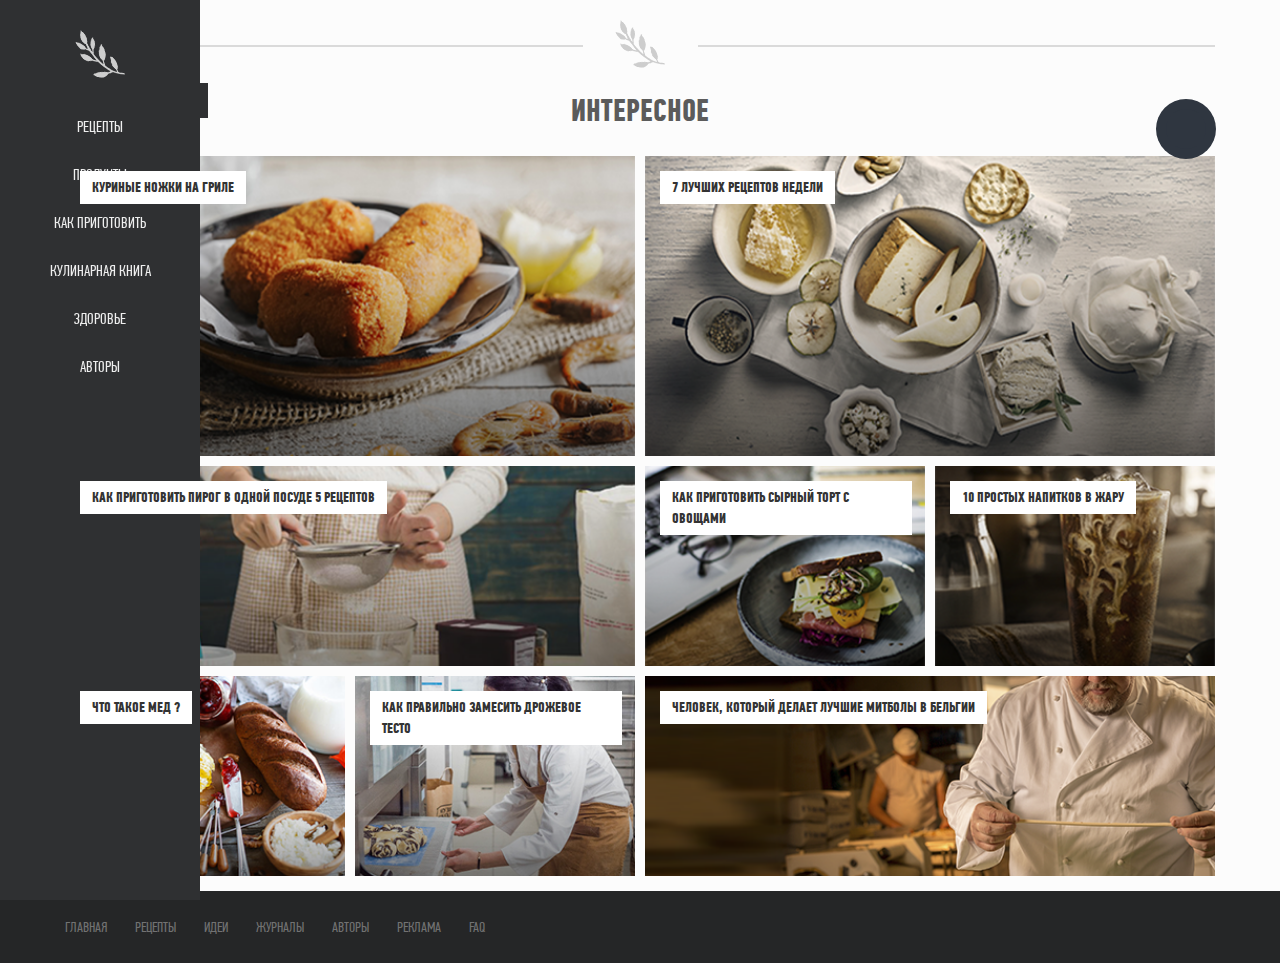
<file: code/html/index.html>
<!DOCTYPE html>
<html lang="en">
    <head>
        <title>Ты are повар</title>
        <meta charset="UTF-8">
        <meta name="viewport" content="width=device-width, initial-scale=1.0">
        <link rel="stylesheet" href = "../css/base.css">
        <link rel="stylesheet" href = "../css/style.css">
        <link rel="stylesheet" href="https://use.fontawesome.com/releases/v5.15.3/css/all.css" integrity="sha384-SZXxX4whJ79/gErwcOYf+zWLeJdY/qpuqC4cAa9rOGUstPomtqpuNWT9wdPEn2fk" crossorigin="anonymous">
        <script defer src="../js/menu.js"></script>
        <script defer src="../js/search.js"></script>
    </head>
    <body>
        <div class = "wrapper">
            <acide class = "menu">
                <div class = "menu__wrapper">
                    <button class = "menu__btn"><i class="arrow fas fa-long-arrow-alt-left"></i></button>
                    <img class = "logo" src = "../images/logo.png">
                    <nav class = "nav">
                        <ul class = "nav__list">
                            <li class = "nav__item"><a href = "#">Рецепты</a></li>
                            <li class = "nav__item"><a href = "#">Продукты</a></li>
                            <li class = "nav__item"><a href = "#">Как приготовить</a></li>
                            <li class = "nav__item"><a href = "#">Кулинарная книга</a></li>
                            <li class = "nav__item"><a href = "#">Здоровье</a></li>
                            <li class = "nav__item"><a href = "#">Авторы</a></li>
                        </ul>
                    </nav>
                    <nav class = "navigation">
                        <ul class = "networks">
                            <li class = "networks__item"><a href = "#"><i class="fab fa-vk"></i></a></li>
                            <li class = "networks__item"></i><a href = "#"><i class="fab fa-instagram"></i></a></li>
                            <li class = "networks__item"><a href = "#"><i class="fab fa-facebook-f"></i></a></li>
                            <li class = "networks__item"><a href = "#"><i class="fab fa-google-plus-g"></i></a></li>
                        </ul>
                    </nav>
                </div>
            </acide>
            <header class = "header">
                <div class = "container">
                    <div class = "header__wrapper">
                        <div class = "logo">
                            <img class = "logo__img" src = "../images/logo.png">
                        </div>
                    </div>
                </div>
            </header>
            <main class = "articles">
                <div class = "container">
                    <h1 class = "page">Интересное</h1>
                    <div class = "articles__wrapper">
                        <article class = "article">
                            <a href = "article__link">
                                <h3 class = "article__titleBg">КУРИНЫЕ НОЖКИ НА ГРИЛЕ</h3>
                                <img class = "article__img" src = "../images/article_1.png">
                            </a>
                        </article>
                        <article class = "article">
                            <a href = "article__link">
                                <h3 class = "article__titleBg">7 ЛУЧШИХ РЕЦЕПТОВ
                                    НЕДЕЛИ</h3>
                                <img class = "article__img" src = "../images/article_2.png">
                            </a>
                        </article>
                        <article class = "article">
                            <a href = "article__link">
                                <h3 class = "article__titleBg">КАК ПРИГОТОВИТЬ ПИРОГ В ОДНОЙ ПОСУДЕ 5 РЕЦЕПТОВ</h3>
                                <img class = "article__img" src = "../images/article_3.png">
                            </a>
                        </article>
                        <article class = "article">
                            <a href = "article__link">
                                <h3 class = "article__titleBg">КАК ПРИГОТОВИТЬ СЫРНЫЙ ТОРТ 
                                    С ОВОЩАМИ </h3>
                                <img class = "article__img" src = "../images/article_4.png">
                            </a>
                        </article>
                        <article class = "article">
                            <a href = "article__link">
                                <h3 class = "article__titleBg">10 ПРОСТЫХ НАПИТКОВ В ЖАРУ</h3>
                                <img class = "article__img" src = "../images/article_5.png">
                            </a>
                        </article>
                        <article class = "article">
                            <a href = "article__link">
                                <h3 class = "article__titleBg">ЧТО ТАКОЕ МЕД ?</h3>
                                <img class = "article__img" src = "../images/article_6.png">
                            </a>
                        </article>
                        <article class = "article">
                            <a href = "article__link">
                                <h3 class = "article__titleBg">КАК ПРАВИЛЬНО ЗАМЕСИТЬ ДРОЖЕВОЕ 
                                    ТЕСТО</h3>
                                <img class = "article__img" src = "../images/article_7.png">
                            </a>
                        </article>
                        <article class = "article">
                            <a href = "article__link">
                                <h3 class = "article__titleBg">ЧЕЛОВЕК, КОТОРЫЙ ДЕЛАЕТ ЛУЧШИЕ МИТБОЛЫ В БЕЛЬГИИ</h3>
                                <img class = "article__img" src = "../images/article_8.png">
                            </a>
                        </article>
                    </div>
                </div>
            </main>
            <footer class = "footer">
                <div class = "container">
                    <div class = "footer__wrapper">
                        <nav class = "navigation">
                            <ul class = "links">
                                <li class = "links__item"><a href = "#">ГЛАВНАЯ</a></li>
                                <li class = "links__item"><a href = "#">Рецепты</a></li>
                                <li class = "links__item"><a href = "#">Идеи</a></li>
                                <li class = "links__item"><a href = "#">Журналы</a></li>
                                <li class = "links__item"><a href = "#">Авторы</a></li>
                                <li class = "links__item"><a href = "#">Реклама</a></li>
                                <li class = "links__item"><a href = "#">FAQ</a></li>
                            </ul>
                        </nav>
                        <nav class = "navigation">
                            <ul class = "networks">
                                <li class = "networks__item"><a href = "#"><i class="fab fa-vk"></i></a></li>
                                <li class = "networks__item"></i><a href = "#"><i class="fab fa-instagram"></i></a></li>
                                <li class = "networks__item"><a href = "#"><i class="fab fa-facebook-f"></i></a></li>
                                <li class = "networks__item"><a href = "#"><i class="fab fa-google-plus-g"></i></a></li>
                            </ul>
                        </nav>
                    </div>
                </div>
            </footer>
            <div class = "search-box">
                <input type = "text" class = "search-txt" placeholder="Поиск">
                <a href = "#" class = "search-btn"><i class="fas fa-search"></i></a>
            </div>
        </div>   
    </body>
</html>
</file>
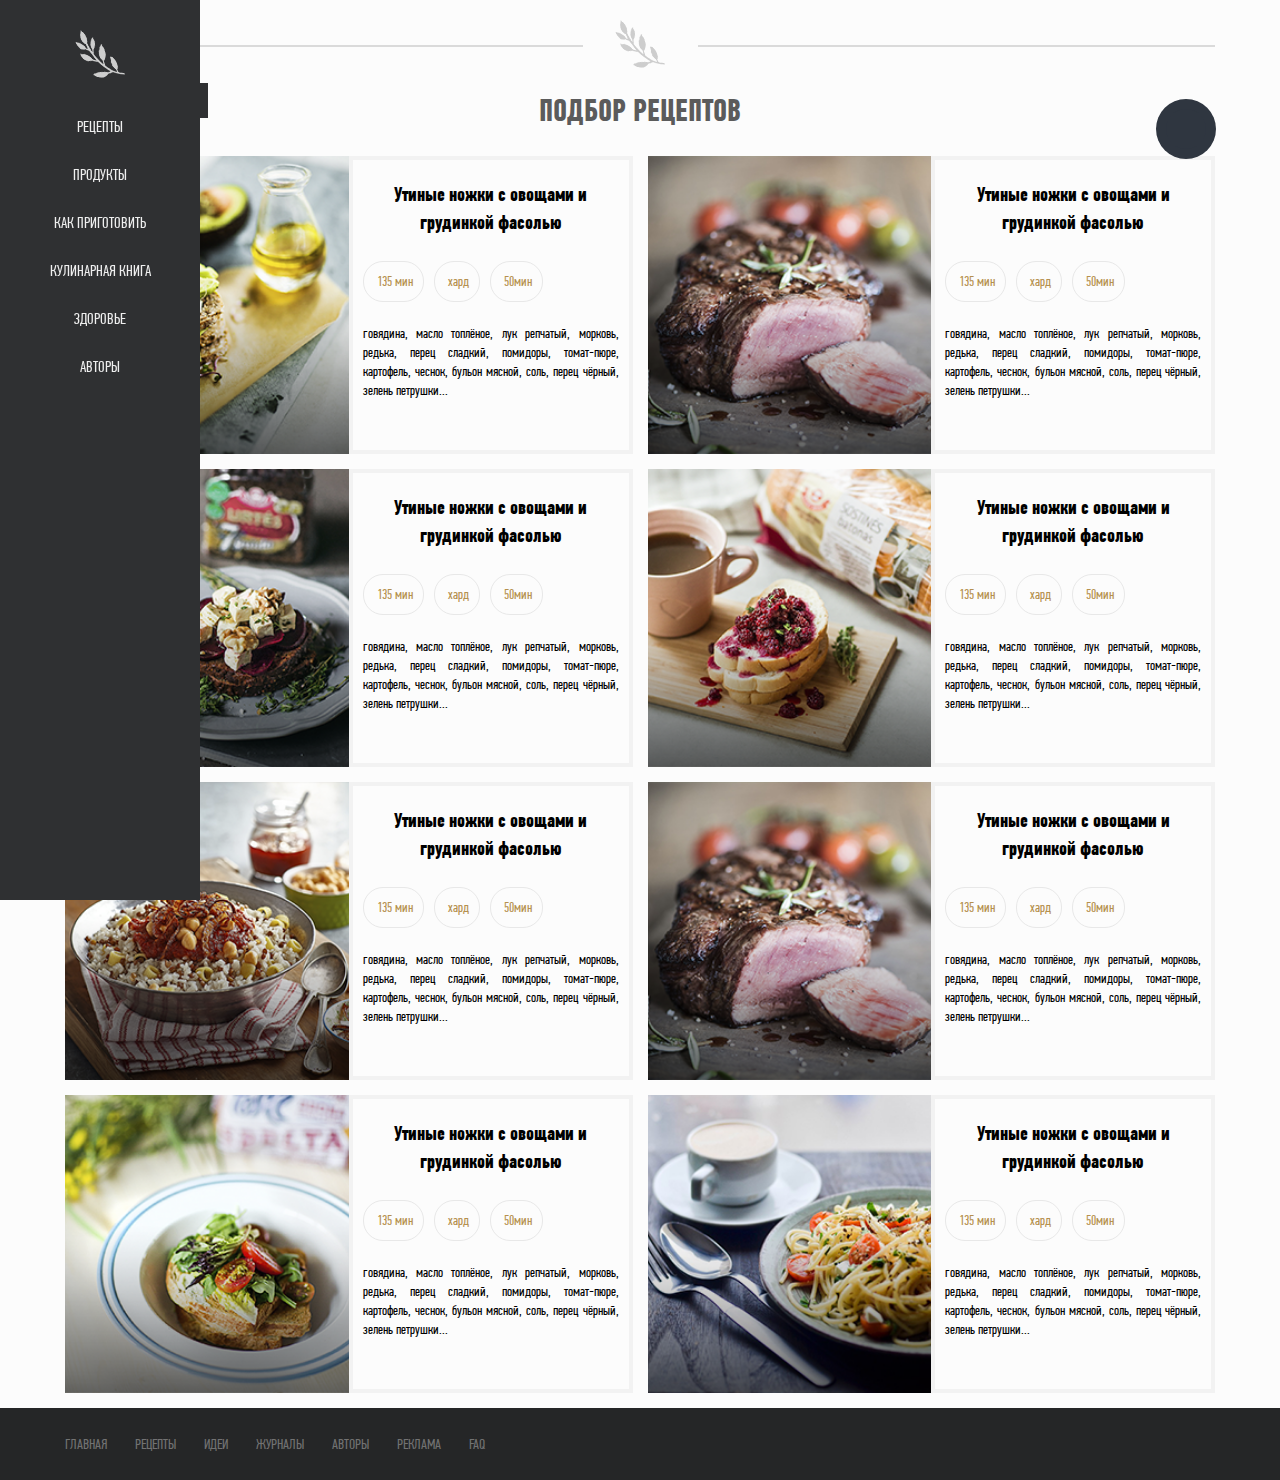
<file: code/html/catalog.html>
<!DOCTYPE html>
<html lang="en">
    <head>
        <title>Ты are повар</title>
        <meta charset="UTF-8">
        <meta name="viewport" content="width=device-width, initial-scale=1.0">
        <link rel="stylesheet" href = "../css/base.css">
        <link rel="stylesheet" href = "../css/catalog.css">
        <link rel="stylesheet" href="https://use.fontawesome.com/releases/v5.15.3/css/all.css" integrity="sha384-SZXxX4whJ79/gErwcOYf+zWLeJdY/qpuqC4cAa9rOGUstPomtqpuNWT9wdPEn2fk" crossorigin="anonymous">
        <script defer src="../js/menu.js"></script>
    </head>
    <body>
        <div class = "wrapper">
            <acide class = "menu">
                <div class = "menu__wrapper">
                    <button class = "menu__btn"><i class="arrow fas fa-long-arrow-alt-left"></i></button>
                    <img class = "logo" src = "../images/logo.png">
                    <nav class = "nav">
                        <ul class = "nav__list">
                            <li class = "nav__item"><a href = "#">Рецепты</a></li>
                            <li class = "nav__item"><a href = "#">Продукты</a></li>
                            <li class = "nav__item"><a href = "#">Как приготовить</a></li>
                            <li class = "nav__item"><a href = "#">Кулинарная книга</a></li>
                            <li class = "nav__item"><a href = "#">Здоровье</a></li>
                            <li class = "nav__item"><a href = "#">Авторы</a></li>
                        </ul>
                    </nav>
                    <nav class = "navigation">
                        <ul class = "networks">
                            <li class = "networks__item"><a href = "#"><i class="fab fa-vk"></i></a></li>
                            <li class = "networks__item"></i><a href = "#"><i class="fab fa-instagram"></i></a></li>
                            <li class = "networks__item"><a href = "#"><i class="fab fa-facebook-f"></i></a></li>
                            <li class = "networks__item"><a href = "#"><i class="fab fa-google-plus-g"></i></a></li>
                        </ul>
                    </nav>
                </div>
            </acide>
            <header class = "header">
                <div class = "container">
                    <div class = "header__wrapper">
                        <div class = "logo">
                            <img class = "logo__img" src = "../images/logo.png">
                        </div>
                    </div>
                </div>
            </header>
            <main class = "recepts">
                <div class = "container">
                    <h1 class = "page">ПОДБОР РЕЦЕПТОВ</h1>
                    <div class = "recepts__wrapper">
                        <article class = "recept">
                            <div class = "recept__wrapper">
                                <div class = "recept__img">
                                    <a href = "#">
                                        <img alt = "" src = "../images/recept_1.png">
                                    </a>
                                </div>
                                <div class = "recept__info">
                                    <h2 class = "recept__name"><a href = "#">Утиные ножки с овощами и грудинкой фасолью</a></h2>
                                    <div class = "recept__options">
                                        <span class = "recept__time"><i class="far fa-clock"></i>135 мин</span>
                                        <span class = "recept__complexity"><i class="fas fa-pizza-slice"></i>хард</span>
                                        <span class = "recept__time"><i class="fas fa-running"></i>50мин</span>
                                    </div>
                                    <p class = "recept__description">говядина, масло топлёное, лук репчатый, 
                                        морковь, редька, перец сладкий, помидоры, 
                                        томат-пюре, картофель, чеснок, бульон мясной,
                                        соль, перец чёрный, зелень петрушки...
                                    </p>
                                    <nav class = "navigation">
                                        <ul class = "networks">
                                            <li class = "networks__item"><a href = "#"><i class="fab fa-vk"></i></a></li>
                                            <li class = "networks__item"></i><a href = "#"><i class="fab fa-instagram"></i></a></li>
                                            <li class = "networks__item"><a href = "#"><i class="fab fa-facebook-f"></i></a></li>
                                            <li class = "networks__item"><a href = "#"><i class="fab fa-google-plus-g"></i></a></li>
                                        </ul>
                                    </nav>
                                </div>
                            </div>
                        </article>
                        <article class = "recept">
                            <div class = "recept__wrapper">
                                <div class = "recept__img">
                                    <a href = "#">
                                        <img alt = "" src = "../images/recept_2.png">
                                    </a>
                                </div>
                                <div class = "recept__info">
                                    <h2 class = "recept__name"><a href = "#">Утиные ножки с овощами и грудинкой фасолью</a></h2>
                                    <div class = "recept__options">
                                        <span class = "recept__time"><i class="far fa-clock"></i>135 мин</span>
                                        <span class = "recept__complexity"><i class="fas fa-pizza-slice"></i>хард</span>
                                        <span class = "recept__time"><i class="fas fa-running"></i>50мин</span>
                                    </div>
                                    <p class = "recept__description">говядина, масло топлёное, лук репчатый, 
                                        морковь, редька, перец сладкий, помидоры, 
                                        томат-пюре, картофель, чеснок, бульон мясной,
                                        соль, перец чёрный, зелень петрушки...
                                    </p>
                                    <nav class = "navigation">
                                        <ul class = "networks">
                                            <li class = "networks__item"><a href = "#"><i class="fab fa-vk"></i></a></li>
                                            <li class = "networks__item"></i><a href = "#"><i class="fab fa-instagram"></i></a></li>
                                            <li class = "networks__item"><a href = "#"><i class="fab fa-facebook-f"></i></a></li>
                                            <li class = "networks__item"><a href = "#"><i class="fab fa-google-plus-g"></i></a></li>
                                        </ul>
                                    </nav>
                                </div>
                            </div>
                        </article>
                        <article class = "recept">
                            <div class = "recept__wrapper">
                                <div class = "recept__img">
                                    <a href = "#">
                                        <img alt = "" src = "../images/recept_3.png">
                                    </a>
                                </div>
                                <div class = "recept__info">
                                    <h2 class = "recept__name"><a href = "#">Утиные ножки с овощами и грудинкой фасолью</a></h2>
                                    <div class = "recept__options">
                                        <span class = "recept__time"><i class="far fa-clock"></i>135 мин</span>
                                        <span class = "recept__complexity"><i class="fas fa-pizza-slice"></i>хард</span>
                                        <span class = "recept__time"><i class="fas fa-running"></i>50мин</span>
                                    </div>
                                    <p class = "recept__description">говядина, масло топлёное, лук репчатый, 
                                        морковь, редька, перец сладкий, помидоры, 
                                        томат-пюре, картофель, чеснок, бульон мясной,
                                        соль, перец чёрный, зелень петрушки...
                                    </p>
                                    <nav class = "navigation">
                                        <ul class = "networks">
                                            <li class = "networks__item"><a href = "#"><i class="fab fa-vk"></i></a></li>
                                            <li class = "networks__item"></i><a href = "#"><i class="fab fa-instagram"></i></a></li>
                                            <li class = "networks__item"><a href = "#"><i class="fab fa-facebook-f"></i></a></li>
                                            <li class = "networks__item"><a href = "#"><i class="fab fa-google-plus-g"></i></a></li>
                                        </ul>
                                    </nav>
                                </div>
                            </div>
                        </article>
                        <article class = "recept">
                            <div class = "recept__wrapper">
                                <div class = "recept__img">
                                    <a href = "#">
                                        <img alt = "" src = "../images/recept_4.png">
                                    </a>
                                </div>
                                <div class = "recept__info">
                                    <h2 class = "recept__name"><a href = "#">Утиные ножки с овощами и грудинкой фасолью</a></h2>
                                    <div class = "recept__options">
                                        <span class = "recept__time"><i class="far fa-clock"></i>135 мин</span>
                                        <span class = "recept__complexity"><i class="fas fa-pizza-slice"></i>хард</span>
                                        <span class = "recept__time"><i class="fas fa-running"></i>50мин</span>
                                    </div>
                                    <p class = "recept__description">говядина, масло топлёное, лук репчатый, 
                                        морковь, редька, перец сладкий, помидоры, 
                                        томат-пюре, картофель, чеснок, бульон мясной,
                                        соль, перец чёрный, зелень петрушки...
                                    </p>
                                    <nav class = "navigation">
                                        <ul class = "networks">
                                            <li class = "networks__item"><a href = "#"><i class="fab fa-vk"></i></a></li>
                                            <li class = "networks__item"></i><a href = "#"><i class="fab fa-instagram"></i></a></li>
                                            <li class = "networks__item"><a href = "#"><i class="fab fa-facebook-f"></i></a></li>
                                            <li class = "networks__item"><a href = "#"><i class="fab fa-google-plus-g"></i></a></li>
                                        </ul>
                                    </nav>
                                </div>
                            </div>
                        </article>
                        <article class = "recept">
                            <div class = "recept__wrapper">
                                <div class = "recept__img">
                                    <a href = "#">
                                        <img alt = "" src = "../images/recept_5.png">
                                    </a>
                                </div>
                                <div class = "recept__info">
                                    <h2 class = "recept__name"><a href = "#">Утиные ножки с овощами и грудинкой фасолью</a></h2>
                                    <div class = "recept__options">
                                        <span class = "recept__time"><i class="far fa-clock"></i>135 мин</span>
                                        <span class = "recept__complexity"><i class="fas fa-pizza-slice"></i>хард</span>
                                        <span class = "recept__time"><i class="fas fa-running"></i>50мин</span>
                                    </div>
                                    <p class = "recept__description">говядина, масло топлёное, лук репчатый, 
                                        морковь, редька, перец сладкий, помидоры, 
                                        томат-пюре, картофель, чеснок, бульон мясной,
                                        соль, перец чёрный, зелень петрушки...
                                    </p>
                                    <nav class = "navigation">
                                        <ul class = "networks">
                                            <li class = "networks__item"><a href = "#"><i class="fab fa-vk"></i></a></li>
                                            <li class = "networks__item"></i><a href = "#"><i class="fab fa-instagram"></i></a></li>
                                            <li class = "networks__item"><a href = "#"><i class="fab fa-facebook-f"></i></a></li>
                                            <li class = "networks__item"><a href = "#"><i class="fab fa-google-plus-g"></i></a></li>
                                        </ul>
                                    </nav>
                                </div>
                            </div>
                        </article>
                        <article class = "recept">
                            <div class = "recept__wrapper">
                                <div class = "recept__img">
                                    <a href = "#">
                                        <img alt = "" src = "../images/recept_2.png">
                                    </a>
                                </div>
                                <div class = "recept__info">
                                    <h2 class = "recept__name"><a href = "#">Утиные ножки с овощами и грудинкой фасолью</a></h2>
                                    <div class = "recept__options">
                                        <span class = "recept__time"><i class="far fa-clock"></i>135 мин</span>
                                        <span class = "recept__complexity"><i class="fas fa-pizza-slice"></i>хард</span>
                                        <span class = "recept__time"><i class="fas fa-running"></i>50мин</span>
                                    </div>
                                    <p class = "recept__description">говядина, масло топлёное, лук репчатый, 
                                        морковь, редька, перец сладкий, помидоры, 
                                        томат-пюре, картофель, чеснок, бульон мясной,
                                        соль, перец чёрный, зелень петрушки...
                                    </p>
                                    <nav class = "navigation">
                                        <ul class = "networks">
                                            <li class = "networks__item"><a href = "#"><i class="fab fa-vk"></i></a></li>
                                            <li class = "networks__item"></i><a href = "#"><i class="fab fa-instagram"></i></a></li>
                                            <li class = "networks__item"><a href = "#"><i class="fab fa-facebook-f"></i></a></li>
                                            <li class = "networks__item"><a href = "#"><i class="fab fa-google-plus-g"></i></a></li>
                                        </ul>
                                    </nav>
                                </div>
                            </div>
                        </article>
                        <article class = "recept">
                            <div class = "recept__wrapper">
                                <div class = "recept__img">
                                    <a href = "#">
                                        <img alt = "" src = "../images/recept_6.png">
                                    </a>
                                </div>
                                <div class = "recept__info">
                                    <h2 class = "recept__name"><a href = "#">Утиные ножки с овощами и грудинкой фасолью</a></h2>
                                    <div class = "recept__options">
                                        <span class = "recept__time"><i class="far fa-clock"></i>135 мин</span>
                                        <span class = "recept__complexity"><i class="fas fa-pizza-slice"></i>хард</span>
                                        <span class = "recept__time"><i class="fas fa-running"></i>50мин</span>
                                    </div>
                                    <p class = "recept__description">говядина, масло топлёное, лук репчатый, 
                                        морковь, редька, перец сладкий, помидоры, 
                                        томат-пюре, картофель, чеснок, бульон мясной,
                                        соль, перец чёрный, зелень петрушки...
                                    </p>
                                    <nav class = "navigation">
                                        <ul class = "networks">
                                            <li class = "networks__item"><a href = "#"><i class="fab fa-vk"></i></a></li>
                                            <li class = "networks__item"></i><a href = "#"><i class="fab fa-instagram"></i></a></li>
                                            <li class = "networks__item"><a href = "#"><i class="fab fa-facebook-f"></i></a></li>
                                            <li class = "networks__item"><a href = "#"><i class="fab fa-google-plus-g"></i></a></li>
                                        </ul>
                                    </nav>
                                </div>
                            </div>
                        </article>
                        <article class = "recept">
                            <div class = "recept__wrapper">
                                <div class = "recept__img">
                                    <a href = "#">
                                        <img alt = "" src = "../images/recept_7.png">
                                    </a>
                                </div>
                                <div class = "recept__info">
                                    <h2 class = "recept__name"><a href = "#">Утиные ножки с овощами и грудинкой фасолью</a></h2>
                                    <div class = "recept__options">
                                        <span class = "recept__time"><i class="far fa-clock"></i>135 мин</span>
                                        <span class = "recept__complexity"><i class="fas fa-pizza-slice"></i>хард</span>
                                        <span class = "recept__time"><i class="fas fa-running"></i>50мин</span>
                                    </div>
                                    <p class = "recept__description">говядина, масло топлёное, лук репчатый, 
                                        морковь, редька, перец сладкий, помидоры, 
                                        томат-пюре, картофель, чеснок, бульон мясной,
                                        соль, перец чёрный, зелень петрушки...
                                    </p>
                                    <nav class = "navigation">
                                        <ul class = "networks">
                                            <li class = "networks__item"><a href = "#"><i class="fab fa-vk"></i></a></li>
                                            <li class = "networks__item"></i><a href = "#"><i class="fab fa-instagram"></i></a></li>
                                            <li class = "networks__item"><a href = "#"><i class="fab fa-facebook-f"></i></a></li>
                                            <li class = "networks__item"><a href = "#"><i class="fab fa-google-plus-g"></i></a></li>
                                        </ul>
                                    </nav>
                                </div>
                            </div>
                        </article>
                    </div>
                </div>
            </main>
            <footer class = "footer">
                <div class = "container">
                    <div class = "footer__wrapper">
                        <nav class = "navigation">
                            <ul class = "links">
                                <li class = "links__item"><a href = "#">ГЛАВНАЯ</a></li>
                                <li class = "links__item"><a href = "#">Рецепты</a></li>
                                <li class = "links__item"><a href = "#">Идеи</a></li>
                                <li class = "links__item"><a href = "#">Журналы</a></li>
                                <li class = "links__item"><a href = "#">Авторы</a></li>
                                <li class = "links__item"><a href = "#">Реклама</a></li>
                                <li class = "links__item"><a href = "#">FAQ</a></li>
                            </ul>
                        </nav>
                        <nav class = "navigation">
                            <ul class = "networks">
                                <li class = "networks__item"><a href = "#"><i class="fab fa-vk"></i></a></li>
                                <li class = "networks__item"></i><a href = "#"><i class="fab fa-instagram"></i></a></li>
                                <li class = "networks__item"><a href = "#"><i class="fab fa-facebook-f"></i></a></li>
                                <li class = "networks__item"><a href = "#"><i class="fab fa-google-plus-g"></i></a></li>
                            </ul>
                        </nav>
                    </div>
                </div>
            </footer>
            <div class = "search-box">
                <input type = "text" class = "search-txt" placeholder="Поиск">
                <a href = "#" class = "search-btn"><i class="fas fa-search"></i></a>
            </div>
        </div>
    </body>
</html>
</file>
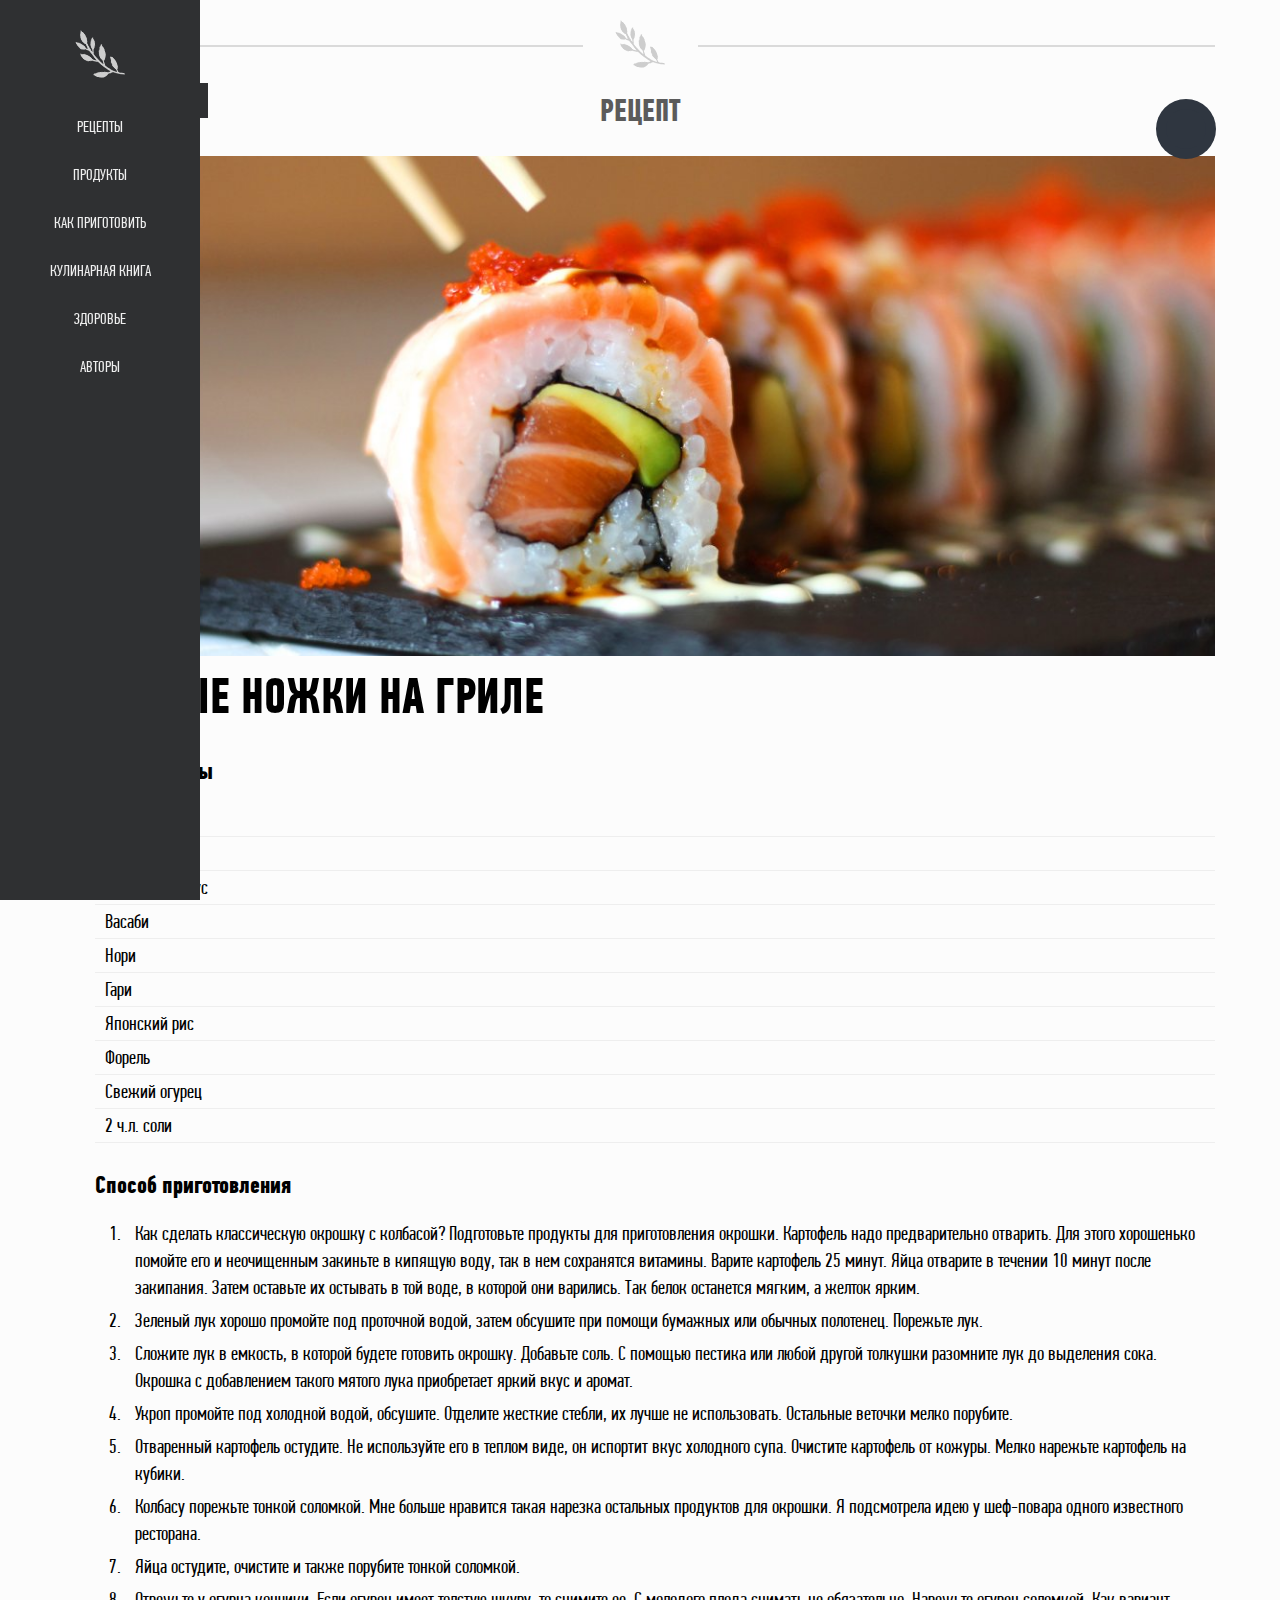
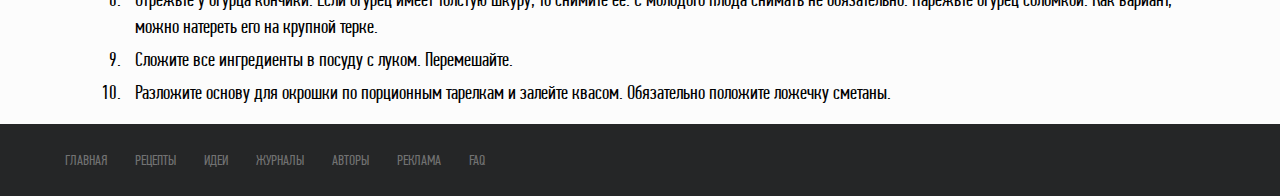
<file: code/html/recept.html>
<!DOCTYPE html>
<html lang="en">
    <head>
        <title>Ты are повар</title>
        <meta charset="UTF-8">
        <meta name="viewport" content="width=device-width, initial-scale=1.0">
        <link rel="stylesheet" href = "../css/base.css">
        <link rel="stylesheet" href="https://use.fontawesome.com/releases/v5.15.3/css/all.css" integrity="sha384-SZXxX4whJ79/gErwcOYf+zWLeJdY/qpuqC4cAa9rOGUstPomtqpuNWT9wdPEn2fk" crossorigin="anonymous">
        <link rel="stylesheet" href="../css/recept.css">
        <script defer src="../js/menu.js"></script>
    </head>
    <body>
        <div class = "wrapper">
            <acide class = "menu">
                <div class = "menu__wrapper">
                    <button class = "menu__btn"><i class="arrow fas fa-long-arrow-alt-left"></i></button>
                    <img class = "logo" src = "../images/logo.png">
                    <nav class = "nav">
                        <ul class = "nav__list">
                            <li class = "nav__item"><a href = "#">Рецепты</a></li>
                            <li class = "nav__item"><a href = "#">Продукты</a></li>
                            <li class = "nav__item"><a href = "#">Как приготовить</a></li>
                            <li class = "nav__item"><a href = "#">Кулинарная книга</a></li>
                            <li class = "nav__item"><a href = "#">Здоровье</a></li>
                            <li class = "nav__item"><a href = "#">Авторы</a></li>
                        </ul>
                    </nav>
                    <nav class = "navigation">
                        <ul class = "networks">
                            <li class = "networks__item"><a href = "#"><i class="fab fa-vk"></i></a></li>
                            <li class = "networks__item"></i><a href = "#"><i class="fab fa-instagram"></i></a></li>
                            <li class = "networks__item"><a href = "#"><i class="fab fa-facebook-f"></i></a></li>
                            <li class = "networks__item"><a href = "#"><i class="fab fa-google-plus-g"></i></a></li>
                        </ul>
                    </nav>
                </div>
            </acide>
            <header class = "header">
                <div class = "container">
                    <div class = "header__wrapper">
                        <div class = "logo">
                            <img class = "logo__img" src = "../images/logo.png">
                        </div>
                    </div>
                </div>
            </header>
            <main class = "recept">
                <div class = "container">
                    <h1 class = "page">Рецепт</h1>
                    <div class = "recept__wrapper">
                        <div class = "recept__img">
                            <img src = "../images/pizza.jpg">
                        </div>
                        <div class = "recept__info">
                            <h2 class = "recept__name">КУРИНЫЕ НОЖКИ НА ГРИЛЕ</h2>
                            <p class = "recept__title-list">Ингридиенты</p>
                            <ul class = "recept__ingridients">
                                <li class = "recept__ingridients-item">600г курицы</li>
                                <li class = "recept__ingridients-item">500г картошки</li>
                                <li class = "recept__ingridients-item">Японский уксус</li>
                                <li class = "recept__ingridients-item">Васаби</li>
                                <li class = "recept__ingridients-item">Нори</li>
                                <li class = "recept__ingridients-item">Гари</li>
                                <li class = "recept__ingridients-item">Японский рис</li>
                                <li class = "recept__ingridients-item">Форель</li>
                                <li class = "recept__ingridients-item">Свежий огурец</li>
                                <li class = "recept__ingridients-item">2 ч.л. соли</li>
                            </ul>
                            <p class = "recept__title-list">Способ приготовления</p>
                            <ol class = "recept__steps">
                                <li class = "recept__steps-item">Как сделать классическую окрошку с колбасой? Подготовьте продукты для приготовления окрошки. Картофель надо предварительно отварить. Для этого хорошенько помойте его и неочищенным закиньте в кипящую воду, так в нем сохранятся витамины. Варите картофель 25 минут. Яйца отварите в течении 10 минут после закипания. Затем оставьте их остывать в той воде, в которой они варились. Так белок останется мягким, а желток ярким.</li>
                                <li class = "recept__steps-item">Зеленый лук хорошо промойте под проточной водой, затем обсушите при помощи бумажных или обычных полотенец. Порежьте лук.</li>
                                <li class = "recept__steps-item">Сложите лук в емкость, в которой будете готовить окрошку. Добавьте соль. С помощью пестика или любой другой толкушки разомните лук до выделения сока. Окрошка с добавлением такого мятого лука приобретает яркий вкус и аромат.</li>
                                <li class = "recept__steps-item">Укроп промойте под холодной водой, обсушите. Отделите жесткие стебли, их лучше не использовать. Остальные веточки мелко порубите.</li>
                                <li class = "recept__steps-item">Отваренный картофель остудите. Не используйте его в теплом виде, он испортит вкус холодного супа. Очистите картофель от кожуры. Мелко нарежьте картофель на кубики.</li>
                                <li class = "recept__steps-item">Колбасу порежьте тонкой соломкой. Мне больше нравится такая нарезка остальных продуктов для окрошки. Я подсмотрела идею у шеф-повара одного известного ресторана.</li>
                                <li class = "recept__steps-item">Яйца остудите, очистите и также порубите тонкой соломкой.</li>
                                <li class = "recept__steps-item">Отрежьте у огурца кончики. Если огурец имеет толстую шкуру, то снимите ее. С молодого плода снимать не обязательно. Нарежьте огурец соломкой. Как вариант, можно натереть его на крупной терке.</li>
                                <li class = "recept__steps-item">Сложите все ингредиенты в посуду с луком. Перемешайте.</li>
                                <li class = "recept__steps-item">Разложите основу для окрошки по порционным тарелкам и залейте квасом. Обязательно положите ложечку сметаны.</li>
                            </ol>
                        </div>
                    </div>
                </div>
            </main>
            <footer class = "footer">
                <div class = "container">
                    <div class = "footer__wrapper">
                        <nav class = "navigation">
                            <ul class = "links">
                                <li class = "links__item"><a href = "#">ГЛАВНАЯ</a></li>
                                <li class = "links__item"><a href = "#">Рецепты</a></li>
                                <li class = "links__item"><a href = "#">Идеи</a></li>
                                <li class = "links__item"><a href = "#">Журналы</a></li>
                                <li class = "links__item"><a href = "#">Авторы</a></li>
                                <li class = "links__item"><a href = "#">Реклама</a></li>
                                <li class = "links__item"><a href = "#">FAQ</a></li>
                            </ul>
                        </nav>
                        <nav class = "navigation">
                            <ul class = "networks">
                                <li class = "networks__item"><a href = "#"><i class="fab fa-vk"></i></a></li>
                                <li class = "networks__item"></i><a href = "#"><i class="fab fa-instagram"></i></a></li>
                                <li class = "networks__item"><a href = "#"><i class="fab fa-facebook-f"></i></a></li>
                                <li class = "networks__item"><a href = "#"><i class="fab fa-google-plus-g"></i></a></li>
                            </ul>
                        </nav>
                    </div>
                </div>
            </footer>
            <div class = "search-box">
                <input type = "text" class = "search-txt" placeholder="Поиск">
                <a href = "#" class = "search-btn"><i class="fas fa-search"></i></a>
            </div>
    </div>   
</body>
</html>
</file>
<file: code/css/base.css>
@charset "UTF-8";
* {
  -webkit-box-sizing: border-box;
          box-sizing: border-box;
  margin: 0;
  padding: 0;
}

@font-face {
  font-family: PFD;
  /* Гарнитура шрифта */
  src: url(../fonts/PFDinTextCompPro-Regular.ttf);
  /* Путь к файлу со шрифтом */
  font-weight: 400;
}
@font-face {
  font-family: PFD;
  /* Гарнитура шрифта */
  src: url(../fonts/PFDinTextCompPro-Bold.ttf);
  /* Путь к файлу со шрифтом */
  font-weight: bold;
}
body {
  background-color: #fcfcfc;
  font-family: PFD;
}

ul {
  list-style: none;
}
ul li {
  display: inline-block;
}
ul li a {
  text-decoration: none;
}

.navigation li:hover a {
  color: #fff;
}
.navigation a {
  -webkit-transition: 0.3s ease;
  transition: 0.3s ease;
}

.container {
  max-width: 1180px;
  width: 100%;
  padding: 0 15px;
  margin: 0 auto;
}

.footer {
  background-color: #252627;
  padding: 25px 200px;
}
@media screen and (max-width: 1300px) {
  .footer {
    padding: 25px 0;
  }
}
.footer__wrapper {
  display: -webkit-box;
  display: -ms-flexbox;
  display: flex;
  -webkit-box-pack: justify;
      -ms-flex-pack: justify;
          justify-content: space-between;
  -webkit-box-align: center;
      -ms-flex-align: center;
          align-items: center;
}
@media screen and (max-width: 650px) {
  .footer__wrapper {
    -webkit-box-orient: vertical;
    -webkit-box-direction: normal;
        -ms-flex-direction: column;
            flex-direction: column;
    text-align: center;
  }
}

.links__item {
  font-size: 15px;
  text-transform: uppercase;
  margin-right: 25px;
}
@media screen and (max-width: 650px) {
  .links__item {
    font-size: 20px;
    display: block;
    margin-bottom: 10px;
    margin-right: 0;
  }
  .links__item:last-child {
    margin-bottom: 20px;
  }
}
.links__item:hover a {
  color: #fff;
}
.links__item:last-child {
  margin-right: 0;
}
.links__item a {
  color: #727272;
}

.networks__item {
  margin-left: 11px;
}
.networks__item:first-child {
  margin-left: 0;
}
.networks__item a {
  color: #949494;
}

.header {
  padding: 20px 200px;
}
@media screen and (max-width: 1300px) {
  .header {
    padding: 20px 0;
  }
}
.header__wrapper {
  overflow: hidden;
}
.header .logo {
  display: -webkit-box;
  display: -ms-flexbox;
  display: flex;
  -webkit-box-pack: center;
      -ms-flex-pack: center;
          justify-content: center;
  position: relative;
}
.header .logo::before, .header .logo::after {
  content: "";
  height: 2px;
  position: absolute;
  top: 50%;
  -webkit-transform: translateY(50%);
          transform: translateY(50%);
  background-color: #dadada;
  width: 50%;
}
.header .logo::before {
  right: 55%;
}
@media screen and (max-width: 650px) {
  .header .logo::before {
    right: 60%;
  }
}
.header .logo::after {
  left: 55%;
}
@media screen and (max-width: 650px) {
  .header .logo::after {
    left: 60%;
  }
}

.page {
  text-align: center;
  color: #5b5b5b;
  text-transform: uppercase;
  margin-bottom: 25px;
}
@media screen and (max-width: 450px) {
  .page {
    margin-bottom: 15px;
  }
}

.menu {
  z-index: 1000;
  position: fixed;
  top: 0;
  bottom: 0;
  left: 0;
  width: 200px;
  background-color: #2f3032;
  -webkit-transition: 0.5s ease;
  transition: 0.5s ease;
}
.menu-active {
  -webkit-transform: translateX(-100%);
          transform: translateX(-100%);
}
.menu__btn {
  z-index: 1;
  border: 0;
  display: block;
  position: absolute;
  width: 35px;
  height: 35px;
  top: 14%;
  right: -8px;
  background-color: #2f3032;
  cursor: pointer;
  -webkit-transition: 0.3s ease;
  transition: 0.3s ease;
}
.menu__btn i {
  color: #fff;
  font-size: 15px;
}
.menu__btn-active {
  right: -35px;
}
.menu__wrapper {
  position: relative;
  padding: 30px 0;
  display: -webkit-box;
  display: -ms-flexbox;
  display: flex;
  -webkit-box-orient: vertical;
  -webkit-box-direction: normal;
      -ms-flex-direction: column;
          flex-direction: column;
  -webkit-box-align: center;
      -ms-flex-align: center;
          align-items: center;
}
.menu .navigation {
  display: inline-block;
  margin: 0 auto;
}
.menu .logo {
  margin-bottom: 25px;
}

.arrow {
  -webkit-transition: 0.5s ease;
  transition: 0.5s ease;
}
.arrow-active {
  -webkit-transform: rotate(180deg);
          transform: rotate(180deg);
}

/*
    @keyframes arrow{
        from {transform: translateX(0) rotate();}
        to {transform: translateX(-10px) rotate();}
    }
*/
.nav {
  width: 100%;
  margin-bottom: 150px;
}
.nav__item {
  display: block;
  color: #efefef;
  text-align: center;
  position: relative;
  text-transform: uppercase;
}
.nav__item::before {
  content: "";
  display: none;
  position: absolute;
  top: 0;
  bottom: 0;
  left: 0;
  width: 3px;
  background-color: #d9be8f;
}
.nav__item:hover {
  background-color: #252628;
}
.nav__item:hover::before {
  display: block;
}
.nav__item a {
  display: block;
  padding: 13px;
  text-decoration: none;
  color: inherit;
}

main {
  padding: 0 200px;
  margin-bottom: 15px;
}
@media screen and (max-width: 1300px) {
  main {
    padding: 0;
  }
}

.search-box {
  z-index: 1000;
  top: 11%;
  right: 5%;
  display: -webkit-box;
  display: -ms-flexbox;
  display: flex;
  -webkit-box-align: center;
      -ms-flex-align: center;
          align-items: center;
  position: fixed;
  background-color: #2f3640;
  height: 60px;
  border-radius: 40px;
  padding: 10px;
}
@media screen and (max-width: 950px) {
  .search-box {
    top: 88%;
  }
}
.search-box:hover .search-txt {
  width: 240px;
  padding: 0 5px;
}
@media screen and (max-width: 350px) {
  .search-box:hover .search-txt {
    width: 220px;
  }
}
.search-box:hover .search-btn {
  background-color: #2b2b2b;
}

.search-btn {
  display: -webkit-box;
  display: -ms-flexbox;
  display: flex;
  -webkit-box-pack: center;
      -ms-flex-pack: center;
          justify-content: center;
  -webkit-box-align: center;
      -ms-flex-align: center;
          align-items: center;
  color: #f0f0f0;
  width: 40px;
  height: 40px;
  border-radius: 50%;
  background-color: #2f3640;
  text-decoration: none;
}

.search-txt {
  border: none;
  outline: none;
  background: none;
  padding: 0;
  color: #fff;
  font-size: 16px;
  -webkit-transition: 0.4s;
  transition: 0.4s;
  line-height: 40px;
  width: 0;
}
</file>
<file: code/css/style.css>
.articles__wrapper {
  display: -ms-grid;
  display: grid;
  grid-gap: 10px;
  -ms-grid-columns: minmax(200px, 1fr) 10px minmax(200px, 1fr) 10px minmax(200px, 1fr) 10px minmax(200px, 1fr);
  grid-template-columns: repeat(4, minmax(200px, 1fr));
  -ms-grid-rows: 400px 10px 265px 10px 265px;
  grid-template-rows: 400px repeat(2, 265px);
  grid-auto-rows: 265px;
  grid-auto-flow: row dense;
  margin-bottom: 10px;
}.articles__wrapper > *:nth-child(1) {
  -ms-grid-row: 1;
  -ms-grid-column: 1;
}.articles__wrapper > *:nth-child(2) {
  -ms-grid-row: 1;
  -ms-grid-column: 3;
}.articles__wrapper > *:nth-child(3) {
  -ms-grid-row: 1;
  -ms-grid-column: 5;
}.articles__wrapper > *:nth-child(4) {
  -ms-grid-row: 1;
  -ms-grid-column: 7;
}.articles__wrapper > *:nth-child(5) {
  -ms-grid-row: 3;
  -ms-grid-column: 1;
}.articles__wrapper > *:nth-child(6) {
  -ms-grid-row: 3;
  -ms-grid-column: 3;
}.articles__wrapper > *:nth-child(7) {
  -ms-grid-row: 3;
  -ms-grid-column: 5;
}.articles__wrapper > *:nth-child(8) {
  -ms-grid-row: 3;
  -ms-grid-column: 7;
}.articles__wrapper > *:nth-child(9) {
  -ms-grid-row: 5;
  -ms-grid-column: 1;
}.articles__wrapper > *:nth-child(10) {
  -ms-grid-row: 5;
  -ms-grid-column: 3;
}.articles__wrapper > *:nth-child(11) {
  -ms-grid-row: 5;
  -ms-grid-column: 5;
}.articles__wrapper > *:nth-child(12) {
  -ms-grid-row: 5;
  -ms-grid-column: 7;
}
@media screen and (max-width: 1300px) {
  .articles__wrapper {
    -ms-grid-rows: 300px 10px 200px 10px 200px;
    grid-template-rows: 300px repeat(2, 200px);
  }
}
@media screen and (max-width: 900px) {
  .articles__wrapper {
    grid-template-columns: repeat(auto-fill, minmax(200px, 1fr));
  }
}
@media screen and (max-width: 600px) {
  .articles__wrapper {
    -ms-grid-columns: 1fr;
    grid-template-columns: 1fr;
    -ms-grid-rows: 265px;
    grid-template-rows: 265px;
  }
  .articles__wrapper > *:nth-child(1) {
    -ms-grid-row: 1;
    -ms-grid-column: 1;
  }
}

.article {
  overflow: hidden;
  position: relative;
}
.article:hover .article__img {
  -webkit-transform: scale(1.1);
          transform: scale(1.1);
}
.article:nth-child(1), .article:nth-child(2), .article:nth-child(3), .article:nth-child(8) {
  -ms-grid-column-span: 2;
  grid-column: span 2;
}
@media screen and (max-width: 600px) {
  .article:nth-child(1), .article:nth-child(2), .article:nth-child(3), .article:nth-child(8) {
    -ms-grid-column-span: 1;
    grid-column: span 1;
  }
}
.article__img {
  max-width: 100%;
  width: 100%;
  height: 100%;
  -o-object-fit: cover;
     object-fit: cover;
  -webkit-transition: 0.5s ease;
  transition: 0.5s ease;
}
.article__titleBg {
  z-index: 1000;
  position: absolute;
  top: 15px;
  left: 15px;
  max-width: 90%;
  display: inline;
  background: #fff;
  padding: 6px 12px;
  font-size: 15px;
  font-weight: bold;
  color: #333333;
  text-transform: uppercase;
}
</file>
<file: code/css/catalog.css>
.recepts {
  margin-bottom: 0;
}
.recepts__wrapper {
  display: -webkit-box;
  display: -ms-flexbox;
  display: flex;
  -ms-flex-wrap: wrap;
      flex-wrap: wrap;
  margin: 0 -7.5px;
}

.recept {
  padding: 0 7.5px;
  margin-bottom: 15px;
  max-width: 50%;
  -ms-flex-preferred-size: 400px auto auto auto;
      flex-basis: 400px auto auto auto;
}
@media screen and (max-width: 650px) {
  .recept {
    -webkit-box-flex: 1;
        -ms-flex-positive: 1;
            flex-grow: 1;
    max-width: 100%;
    width: 100%;
  }
}
.recept__wrapper {
  display: -webkit-box;
  display: -ms-flexbox;
  display: flex;
}
@media screen and (max-width: 1100px) {
  .recept__wrapper {
    -webkit-box-orient: vertical;
    -webkit-box-direction: normal;
        -ms-flex-direction: column;
            flex-direction: column;
  }
}
.recept__img {
  overflow: hidden;
  max-width: 50%;
  min-width: 50%;
}
.recept__img:hover img {
  -webkit-transform: scale(1.1);
          transform: scale(1.1);
}
@media screen and (max-width: 1100px) {
  .recept__img {
    max-width: none;
    height: 350px;
  }
}
@media screen and (max-width: 1100px) {
  .recept__img {
    height: 250px;
  }
}
.recept__img img {
  -webkit-transition: 0.5s ease;
  transition: 0.5s ease;
  width: 100%;
  height: 100%;
  max-height: 100%;
  max-width: 100%;
  -o-object-fit: cover;
     object-fit: cover;
}
.recept__info {
  padding: 20px 10px;
  border: 4px solid #f2f2f2;
  display: -webkit-box;
  display: -ms-flexbox;
  display: flex;
  -webkit-box-orient: vertical;
  -webkit-box-direction: normal;
      -ms-flex-direction: column;
          flex-direction: column;
}
.recept__name {
  font-size: 20px;
  text-align: center;
  margin-bottom: 25px;
}
.recept__name a {
  color: inherit;
  text-decoration: none;
}
.recept__name a:hover {
  text-decoration: underline;
}
.recept__options {
  color: #b5904e;
  margin-bottom: 15px;
}
.recept__options span {
  font-size: 14px;
  margin-right: 7px;
  border-radius: 20px;
  padding: 10px;
  display: inline-block;
  border: 1px solid #e8e8e8;
  margin-bottom: 7px;
}
.recept__options span i {
  margin-right: 3px;
}
.recept__description {
  font-size: 14px;
  -webkit-box-flex: 1;
      -ms-flex-positive: 1;
          flex-grow: 1;
  text-align: justify;
}
.recept .networks {
  padding: 15px;
  display: -webkit-box;
  display: -ms-flexbox;
  display: flex;
  -webkit-box-pack: end;
      -ms-flex-pack: end;
          justify-content: flex-end;
}
</file>
<file: code/css/recept.css>
.recept__img img {
  width: 100%;
  height: auto;
  max-height: 500px;
  -o-object-fit: cover;
     object-fit: cover;
}
.recept__name {
  font-size: 50px;
  margin-left: -30px;
}
@media screen and (max-width: 650px) {
  .recept__name {
    margin-left: 0;
    font-size: 40px;
    text-align: center;
  }
}
@media screen and (max-width: 450px) {
  .recept__name {
    font-size: 30px;
  }
}
.recept__info {
  padding-left: 30px;
}
@media screen and (max-width: 650px) {
  .recept__info {
    padding-left: 0;
  }
}
.recept__title-list {
  margin-top: 25px;
  margin-bottom: 15px;
  font-weight: bold;
  font-size: 25px;
}
@media screen and (max-width: 650px) {
  .recept__title-list {
    text-align: center;
  }
}
@media screen and (max-width: 450px) {
  .recept__title-list {
    margin-top: 15px;
    margin-bottom: 10px;
  }
}
@media screen and (max-width: 650px) {
  .recept__ingridients {
    text-align: center;
  }
}
.recept__ingridients-item {
  display: block;
  font-size: 20px;
  padding: 3px 10px;
  border-bottom: 1px solid #eeeeee;
}
@media screen and (max-width: 650px) {
  .recept__ingridients-item {
    font-size: 17px;
  }
}
.recept__steps {
  padding-left: 30px;
}
@media screen and (max-width: 450px) {
  .recept__steps {
    text-align: justify;
  }
}
.recept__steps-item {
  padding: 3px 10px;
  font-size: 20px;
}
@media screen and (max-width: 650px) {
  .recept__steps-item {
    font-size: 17px;
  }
}
</file>
